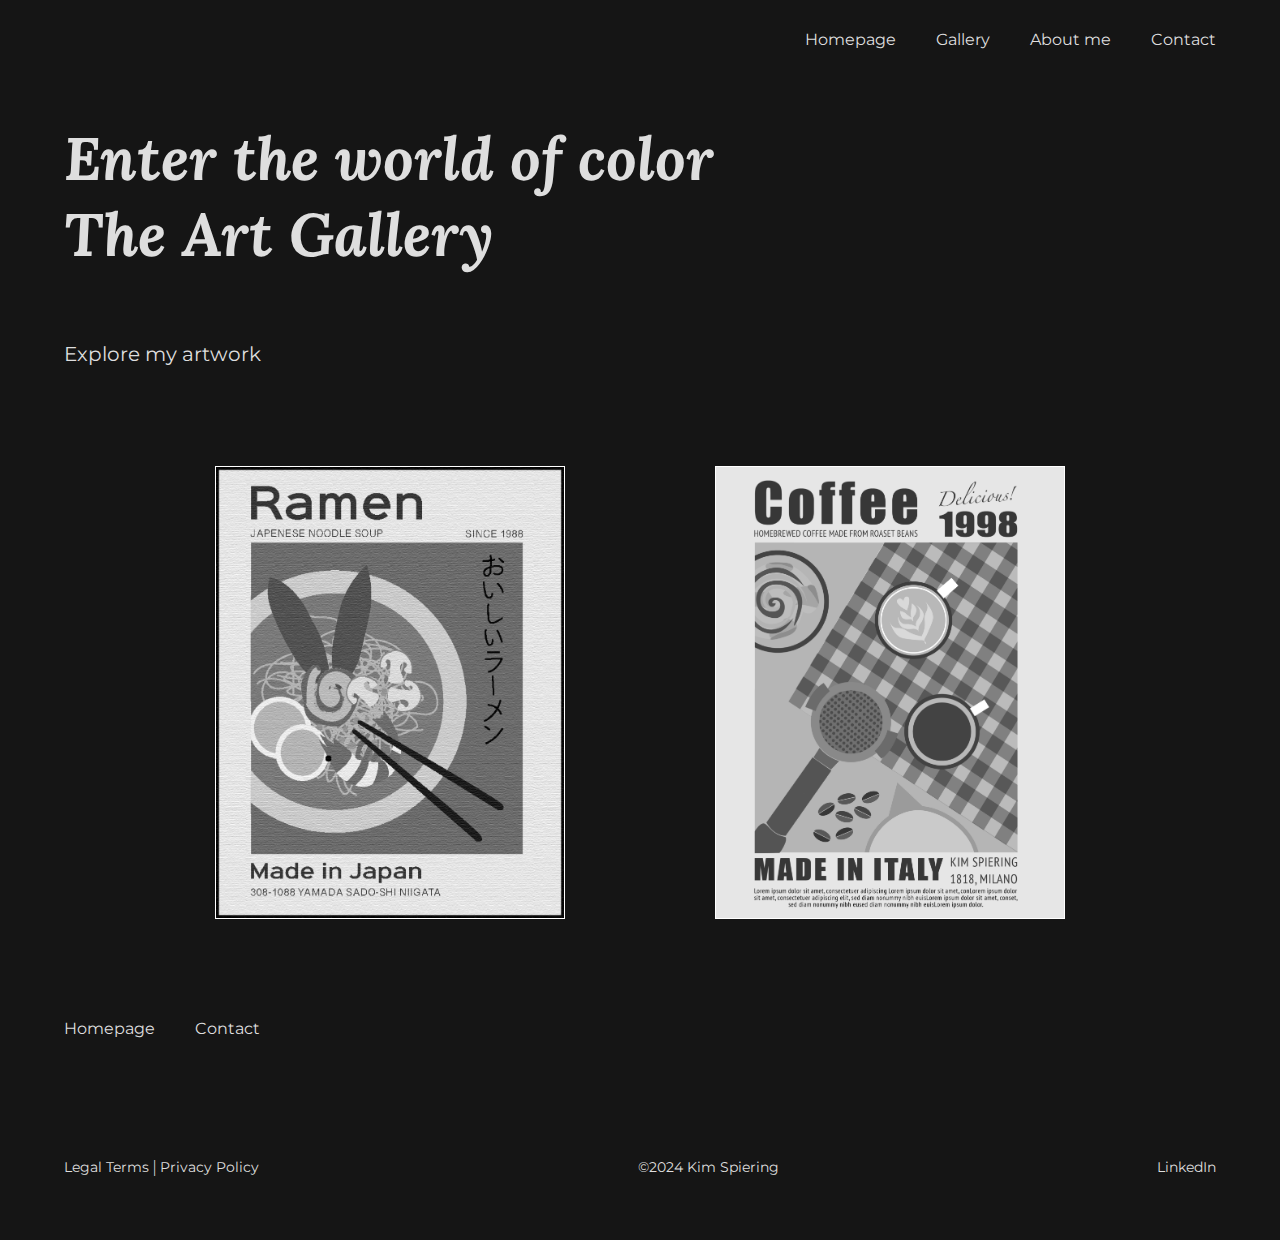
<file: index.html>
<!DOCTYPE html>
<html lang="en">
<head>
    <meta charset="UTF-8">
    <meta name="viewport" content="width=device-width, initial-scale=1.0">
    <link rel="stylesheet" href="css/main.css">
    <link rel="stylesheet" href="css/hompage.css">
    <script src="js/burger-menu.js" defer></script>
    <title>Kims Gallerie</title>
</head>
<body>
    <header>
        <div class="navigation">
            <ul>
                <li><a href="index.html">Homepage</a></li>
                <li><a href="html/gallery.html">Gallery</a></li>
                <li><a href="html/about-me.html">About me</a></li>
                <li><a href="html/contact.html">Contact</a></li>
            </ul>
        </div>

        <div class="burgerMenu">
            <div class="burgerIcon" id="burgerIcon">
                <div class="burgerLinie"></div>
                <div class="burgerLinie"></div>
                <div class="burgerLinie"></div>
            </div>
        
            <div class="mobileNav" id="mobileNav">
                <ul id="mobile-nav-content">
                    <li><a href="index.html">Homepage</a></li>
                    <li><a href="html/gallery.html">Gallery</a></li>
                    <li><a href="html/about-me.html">About me</a></li>
                    <li><a href="html/contact.html">Contact</a></li>
                   
                </ul>
                <div class="footerMobileNav">
                    <li><a href="html/legal-terms.html">Legal Terms</a> | <a href="html/privacy-policy.html">Privacy Policy</a></li>
                    <li><a href="https://www.linkedin.com/in/kim-spiering-33aa20223/">LinkedIn</a></li>
                </div>
                <div class="closeIcon" id="closeIcon">X</div>
            </div>
        </div>
    </header>

  
    <section class="hero">
        <h1>Enter the world of color</h1>
        <h1>
            The Art Gallery
        </h1>

        <div class="intro">
            <a href="html/gallery.html">Explore my artwork</a>
        </div>
  
    </section>

    <section class="artwork">
    <img src="images/ai/Ramen Poster.png" alt="">
    <img src="images/ai/Coffee Poster.png" alt="">
    <!-- <img src="images/4-seasons-tree.png" alt="">
    <img src="images/4-seasons-tree.png" alt=""> -->
    </section>


<footer>
    <div class="footerNav">
        <ul>
            <li><a href="index.html">Homepage</a></li>
            <!-- <li><a href="html/gallery.html">Gallery</a></li>
            <li><a href="html/about-me.html">About me</a></li> -->
            <li><a href="html/contact.html">Contact</a></li>
        </ul>
        <div class="small">
            <li id="legals"><a href="html/legal-terms.html">Legal Terms</a> | <a href="html/privacy-policy.html">Privacy Policy</a></li>
            <li> <span id="copy">&copy;2024 Kim Spiering </span></li>
  
            <div class="socials">
                <li><a href="https://www.linkedin.com/in/kim-spiering-33aa20223/">LinkedIn</a></li>
            </div>
        </div>
  
    </div>
</footer>

</body>
</html>
</file>
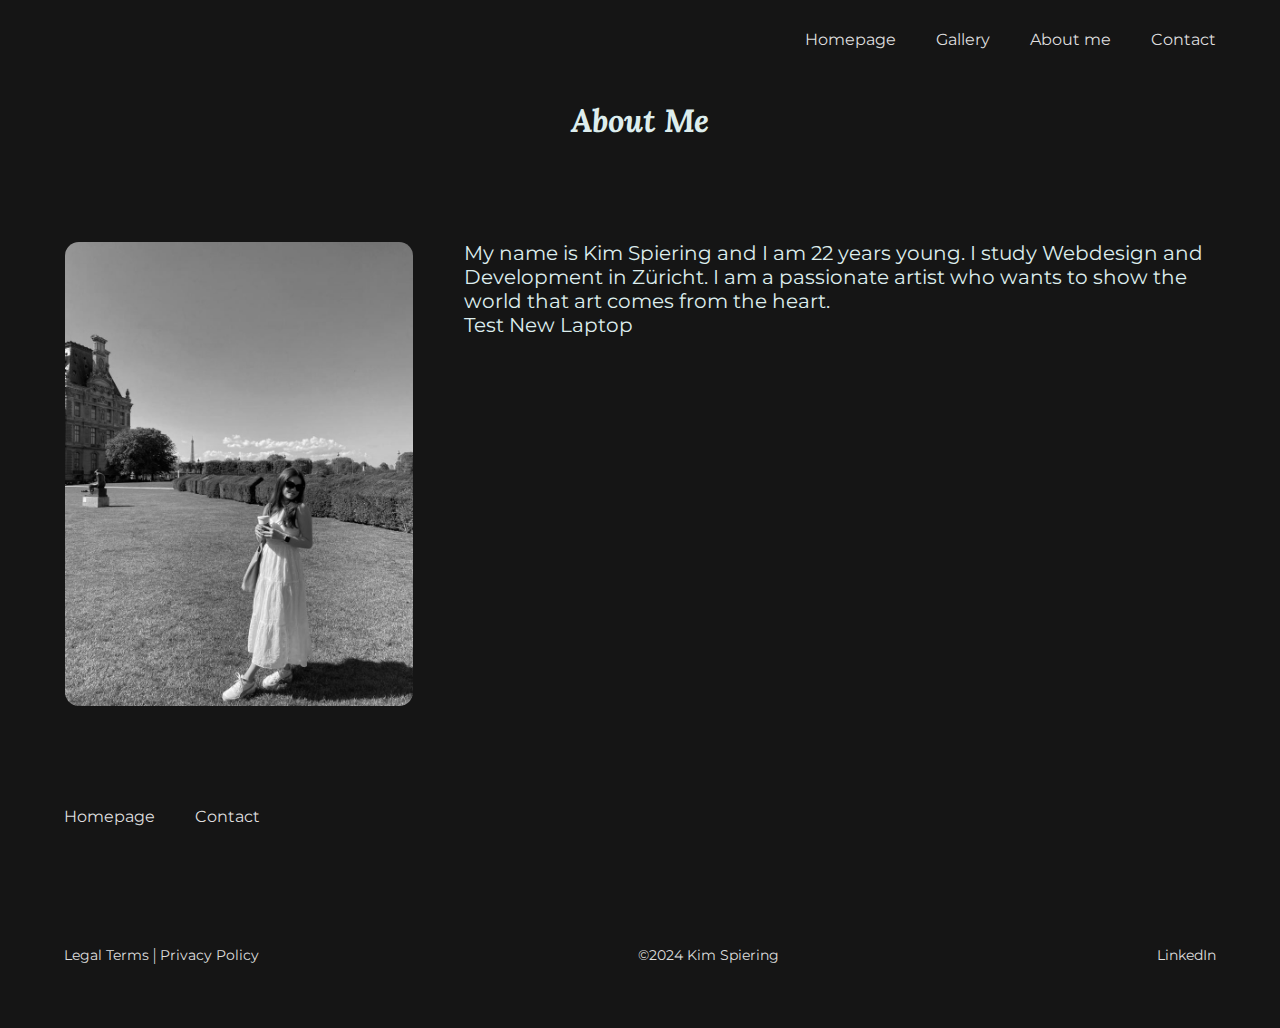
<file: html/about-me.html>
<!DOCTYPE html>
<html lang="en">
<head>
    <meta charset="UTF-8">
    <meta name="viewport" content="width=device-width, initial-scale=1.0">
    <link rel="stylesheet" href="../css/main.css">
    <link rel="stylesheet" href="../css/about-me.css">
    <script src="../js/burger-menu.js" defer></script>
    <title>About me</title>
</head>
<body>
    <header>
        <div class="navigation">
            <ul>
                <li><a href="../index.html">Homepage</a></li>
                <li><a href="gallery.html">Gallery</a></li>
                <li><a href="about-me.html">About me</a></li>
                <li><a href="contact.html">Contact</a></li>
            </ul>
        </div>

        <div class="burgerMenu">
            <div class="burgerIcon" id="burgerIcon">
                <div class="burgerLinie"></div>
                <div class="burgerLinie"></div>
                <div class="burgerLinie"></div>
            </div>
        
            <div class="mobileNav" id="mobileNav">
                <ul id="mobile-nav-content">
                    <li><a href="../index.html">Homepage</a></li>
                    <li><a href="gallery.html">Gallery</a></li>
                    <li><a href="about-me.html">About me</a></li>
                    <li><a href="contact.html">Contact</a></li>
                   
                </ul>
                <div class="footerMobileNav">
                    <li><a href="legal-terms.html">Legal Terms</a> | <a href="privacy-policy.html">Privacy Policy</a></li>
                    <li><a href="https://www.linkedin.com/in/kim-spiering-33aa20223/">LinkedIn</a></li>
                </div>
                <div class="closeIcon" id="closeIcon">X</div>
            </div>
        </div>
    </header>

<section class="inhalt">
    <div class="titles">
        <h1>About Me</h1>
    </div>

  <div class="aboutMe">
    <img src="../images/Kim Spiering.JPG" alt="Kim Spiering">
    <div class="text">
        <p>My name is Kim Spiering and I am 22 years young. I study Webdesign and Development in Züricht. I am a passionate artist who wants to show the world that art comes from the heart.</p>
 <p>Test New Laptop</p>
    </div>

</div>
</section>


      <footer>
        <div class="footerNav">
            <ul>
                <li><a href="../index.html">Homepage</a></li>
                <!-- <li><a href="html/gallery.html">Gallery</a></li>
                <li><a href="html/about-me.html">About me</a></li> -->
                <li><a href="contact.html">Contact</a></li>
            </ul>
            <div class="small">
                <li id="legals"><a href="html/legal-terms.html">Legal Terms</a> | <a href="html/privacy-policy.html">Privacy Policy</a></li>
                <li> <span id="copy">&copy;2024 Kim Spiering </span></li>
      
                <div class="socials">
                    <li><a href="https://www.linkedin.com/in/kim-spiering-33aa20223/">LinkedIn</a></li>
                </div>
            </div>
      
        </div>
    </footer>

</body>
</html>
</file>
<file: css/main.css>
/* Small Reset */
*::before, *::after, * {
    box-sizing: border-box;
    margin: 0;
    padding: 0;
}

/* Schritftart */
@font-face {
    font-family: 'Lora-Italic-VariableFont';
    src: url(../fonts/Lora/Lora-Italic-VariableFont_wght.ttf);
    font-display: auto;
}

@font-face {
    font-family: 'Montserrat-VariableFont';
    src: url(../fonts/Montserrat/Montserrat-VariableFont_wght.ttf);
    font-display: auto;
}

/* Allgemein */

body {
    background-color: rgb(21, 21, 21);
}

a {
    font-family: 'Montserrat-VariableFont';
    color: #dedede;
}
/* Mobile */
@media (max-width: 600px) {
.socials, #legals {
    display: none;
}

.navigation {
     display: none;
}

.burgerMenu {
    z-index: 10;
}

.burgerIcon {
    display: flex;
    align-items: flex-end;
    flex-direction: column;
    margin-right: 5%;
    margin-top: 30px;
 
}

.burgerLinie {
    height: 4px;
    width: 35px;
    background-color: #b2b2b2;
    margin: 3px 0;
    transition: 0.4s;
}
#mobile-nav-content {
    list-style: none;
    display: flex;
    align-items: center;
    flex-direction: column;
    gap: 35px;
    margin-top: 150px;
}

 .footerMobileNav {
    list-style: none;
    display: flex;
    justify-content: space-between;
    align-items: flex-start;
    flex-direction: row;
    margin-top: 270px;
}
.mobileNav {
    background-color: rgb(21, 21, 21);
    display: none;
    position: fixed;
    top: 0;
    right: 0;
    height: 100%;
    width: 100%;
    padding: 20px;
    box-sizing: border-box;
}

.mobileNav a {
    text-decoration: none;
    font-size: 18px;
}
.footerMobileNav a {
    text-decoration: none;
    font-size: 14px;
}

.closeIcon {
    font-size: 40px;
    font-family: 'Montserrat-VariableFont';
    position: absolute;
    right: 20px;
    top: 20px;
    color: #ddeded;
}

    /* Footer */
    footer {
        margin-bottom: 2%;
    }
    
    .footerNav a {
        text-decoration: none;
        font-family: 'Montserrat-VariableFont';
        font-size: 12px;
    }
    
    .footerNav a:hover {
        color: #ffffff;
    }
    
    .footerNav ul {
        display: flex;
        flex-direction: column;
        justify-content: flex-start;
        list-style: none;
        gap: 10px;
        margin-top: 30px;
        margin-left: 5%;
    }
    
    .small {
        display: flex;
        justify-content: center;
        flex-direction: row;
        flex-wrap: wrap;
        margin-left: 5%;
        margin-right: 5%;
        margin-bottom: 5%;
        margin-top: 40px;
        gap: 10px;
    }
    .small li {
        list-style: none; 
        color: #dedede;
    }
    
    .small a {
        font-size: 11px;
    }
    
    .small a:hover {
        font-size: 11px;
        color: #ffffff;
    }
    
    #copy {
        color: #ddeded;
        font-family: 'Montserrat-VariableFont';
        font-size: 11px;
    }
    .footerMobileNav a {
        color: #dedede;
    }
    }


/* Desktop */
@media (min-width: 600px) {
.burgerMenu {
    display: none;
}

.navigation {
    background-color: rgb(21, 21, 21);
    position: fixed;
    top: 0;
    width: 100%;
    /* border-bottom: 0.5px solid rgb(167, 167, 167); */
    z-index: 1000;
    }

.navigation ul {
    display: flex;
    flex-direction: row;
    justify-content: flex-end;
    list-style: none;
    gap: 40px;
    margin-top: 30px;
    margin-right: 5%;
}

.navigation a {
    text-decoration: none;
    transition: transform 0.2s ease; 
    float: right;
    padding-bottom: 30px;
    font-family: 'Montserrat-VariableFont';
}

.navigation a:hover {
    color:  rgb(255, 255, 255);
    transform: scale(1.1);
}

/* Footer */
footer {
    margin-bottom: 2%;
}

.footerNav a {
    text-decoration: none;
    font-family: 'Montserrat-VariableFont';
    font-size: 16px;
 
}

.footerNav a:hover {
    color:  rgb(255, 255, 255);
    transform: scale(1.1);
}

.footerNav ul {
    display: flex;
    flex-direction: row;
    justify-content: flex-start;
    list-style: none;
    gap: 40px;
    margin-top: 30px;
    margin-left: 5%;
}

.small {
    display: flex;
    flex-direction: row;
    justify-content: space-between;
    margin-top: 120px;
    margin-bottom: 5%;
}
.small li {
    list-style: none; 
    color: #dedede;
}

.small a {
    font-size: 14px;
    color: #dedede;
    transition: transform 0.2s ease; 
}

.small a:hover {
    color:  rgb(255, 255, 255);
    transform: scale(1.1);
}

#copy {
    color: #dedede;
    font-family: 'Montserrat-VariableFont';
    font-size: 14px;
}
.socials {
    margin-right: 5%;
}

#legals {
    margin-left: 5%;
 
}

.footerMobileNav a {
    color: #dedede;
}
}
</file>
<file: css/hompage.css>
/* Small Reset */
*::before, *::after, * {
    box-sizing: border-box;
    margin: 0;
    padding: 0;
}

/* Schritftart */
@font-face {
    font-family: 'Lora-Italic-VariableFont';
    src: url(../fonts/Lora/Lora-Italic-VariableFont_wght.ttf);
    font-display: auto;
}

@font-face {
    font-family: 'Montserrat-VariableFont';
    src: url(../fonts/Montserrat/Montserrat-VariableFont_wght.ttf);
    font-display: auto;
}

/* Mobile */
@media (max-width: 600px) {
  
    h1 {
        font-family: 'Lora-Italic-VariableFont';
        font-size: 25px;
        color: #dedede;
    
    }
    .hero p {
        font-family: 'Montserrat-VariableFont';
        margin-top: 10px;
        margin-left: 5%;
        font-size: 18px;
    }
    
    .intro {
        display: flex;
        align-items: flex-start;
        flex-direction: column;
    }
    .intro a {
        font-family: 'Montserrat-VariableFont';
        margin-bottom: 50px;
        margin-top: 20px;
        font-size: 16px;
        color: #dedede;
        text-decoration: none;
    }
    
   .hero {
    display: flex;
    align-items: flex-start;
    flex-direction: column;
    flex-wrap: wrap;
    margin-left: 5%;
    margin-right: 5%;
    margin-top: 80px;
    
   }   

.artwork {
    display: flex;
    align-items: center;
    flex-direction: column;
    margin-bottom: 80px;
}

img {
    width: 300px;
    height: auto;
    margin: 20px;
    border: 1px solid white;
}

    }

/* Desktop */
@media (min-width: 600px) {

   .hero {
    display: flex;
    align-items: flex-start;
    flex-direction: column;
    flex-wrap: wrap;
    margin-left: 5%;
    margin-right: 5%;
    margin-top: 120px;
    
   }   
h1 {
 
    font-family: 'Lora-Italic-VariableFont';
    font-size: 60px;
    color: #dedede;


}

.intro {
    margin-top: 70px;
    margin-bottom: 100px;
}
.intro a {
    font-family: 'Montserrat-VariableFont';
    margin-bottom: 120px;
    font-size: 20px;
    color: #dedede;
    transition: transform 0.2s ease; 
    cursor: pointer;
    text-decoration: none;
}

.intro a:hover {

    color: #ffffff;
}
.artwork {
    display: flex;
    flex-direction: row;
    justify-content: space-evenly;
    margin-left: 5%;
    margin-right: 5%;
    margin-bottom: 100px;
}

img {
    width: 350px;
    height: auto;
    border: 1px solid white;
    filter: grayscale(100%);
    transition: filter 0.5s ease; 
    transition: transform 0.5s ease;
}

img:hover {
    filter: grayscale(0);
    transform: scale(1.1);
  }
}
</file>
<file: css/about-me.css>
/* Small Reset */
*::before, *::after, * {
    box-sizing: border-box;
    margin: 0;
    padding: 0;
}

/* Mobile */
@media (max-width: 600px) {
    .titles {
        display: flex;
        justify-content: center;
        margin-top: 50px;
    }
    h1 {
        font-family: 'Lora-Italic-VariableFont';
        font-size: 25px;
        color: #ddeded;
    
    }

    .aboutMe {
      display: flex;
      align-items: center;
      flex-direction: column;
      margin-top: 50px;
      margin-bottom: 50px;
       
      }
      
      img {
        width: 350px;
        height: auto;
        border: 1px solid transparent;
        border-radius: 15px;

      z-index: -1;
      }

    .text {
      width: 100%;
      display: flex;
      flex-wrap: wrap;
      
    }
     .text p {
       
        font-family: 'Montserrat-VariableFont';
        margin-bottom: 50px;
        margin-top: 20px;
        margin-left: 5%;
        margin-right: 5%;
        font-size: 16px;
        width: 90%;
        color: #ddeded;
    } }


    /* Desktop */

@media (min-width: 600px) {

    .titles {
        display: flex;
        justify-content: center;
        margin-top: 100px;
    }
    h1 {
 
        font-family: 'Lora-Italic-VariableFont';
        font-size: 30;
        color: #ddeded;
    }

.aboutMe {
  display: flex;
  justify-content: flex-start;
    margin-top: 100px;
    margin-bottom: 100px;
    margin-left: 5%;
   
  }
  
  img {
    display: block;
    width: 350px;
    height: auto;
    border: 1px solid transparent;
    border-radius: 15px;
    margin-right: 50px;
    filter: grayscale(100%);
    transition: filter 0.5s ease; 
  }

  img:hover {
    filter: grayscale(0);
  }

  p {
    margin-right: 5%;
    font-family: 'Montserrat-VariableFont';
    font-size: 20px;
    color: #ddeded;
  }


}
</file>
